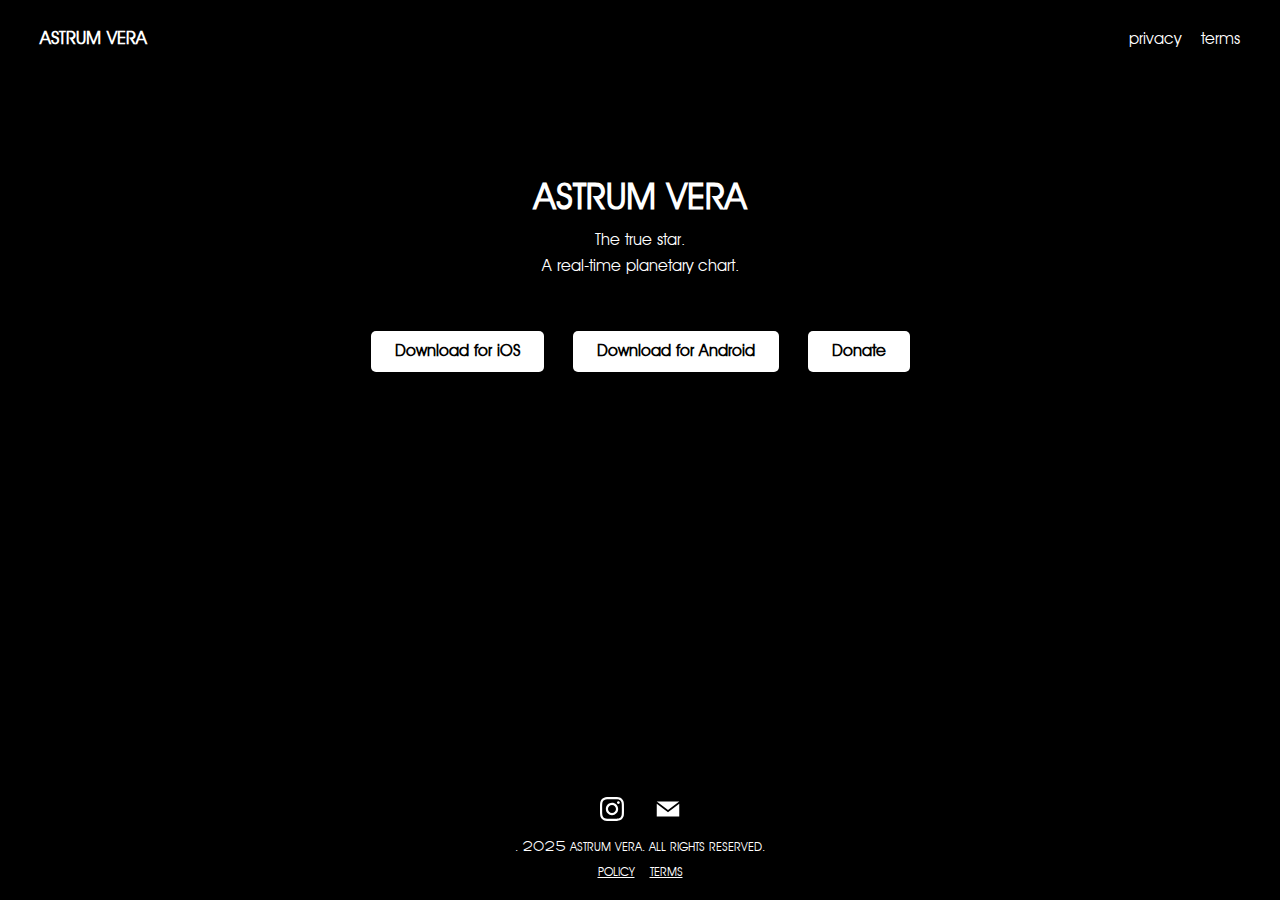
<file: index.html>
<!DOCTYPE html>
<html lang="en">
<head>
  <meta charset="utf-8"/>
  <title>Astrum Vera</title>
  <link href="styles.css" rel="stylesheet"/>
  <style>
    html, body {
      height: 100%;
      margin: 0;
      padding: 0;
      display: flex;
      flex-direction: column;
      background-color: black;
    }

    header {
      display: flex;
      justify-content: space-between;
      align-items: center;
      padding: 30px 40px;
    }

    .site-content {
      flex-grow: 1;
      padding: 60px 40px;
    }

    footer {
      margin-bottom: 20px;
    }
  </style>
</head>
<body>

  <header>
    <a class="logo" href="index.html" style="font-size: 18px; font-weight: bold; text-transform: uppercase; color: white; text-decoration: none;">ASTRUM VERA</a>
    <nav class="menu">
      <a href="privacy.html">privacy</a>
      <a href="terms.html">terms</a>
    </nav>
  </header>

  <div class="site-content">
    <div class="center-content" style="margin-top: 40px; text-align: center;">
      <h1>ASTRUM VERA</h1>
      <p>The true star.<br/>A real-time planetary chart.</p>

      <div class="actions" style="margin-top: 40px;">
        <a class="button" href="#">Download for iOS</a>
        <a class="button" href="#">Download for Android</a>
        <a class="button" href="#">Donate</a>
      </div>
    </div>
  </div>

  <footer>
    <div style="display: flex; justify-content: center; gap: 2rem; align-items: center; padding: 1rem;">
      <a href="https://instagram.com/astrumvera" target="_blank">
        <img alt="Instagram" src="instagram.svg" style="width: 24px; height: 24px;"/>
      </a>
      <a href="mailto:contact@astrumvera.com">
        <svg fill="#fff" height="24" viewBox="0 0 24 24" width="24" xmlns="http://www.w3.org/2000/svg">
          <path d="M12 13.065L.75 4.5h22.5L12 13.065zm0 2.17L.75 6.67v12.83h22.5V6.67L12 15.235z"></path>
        </svg>
      </a>
    </div>
    <div style="text-align: center; color: white;">
      <p style="font-size: 0.75rem; margin: 0;">© 2025 ASTRUM VERA. ALL RIGHTS RESERVED.</p>
      <div style="margin-top: 0.5rem;">
        <a href="privacy.html" style="font-size: 0.75rem; color: white; margin-right: 10px;">POLICY</a>
        <a href="terms.html" style="font-size: 0.75rem; color: white;">TERMS</a>
      </div>
    </div>
  </footer>

</body>
</html>
</file>
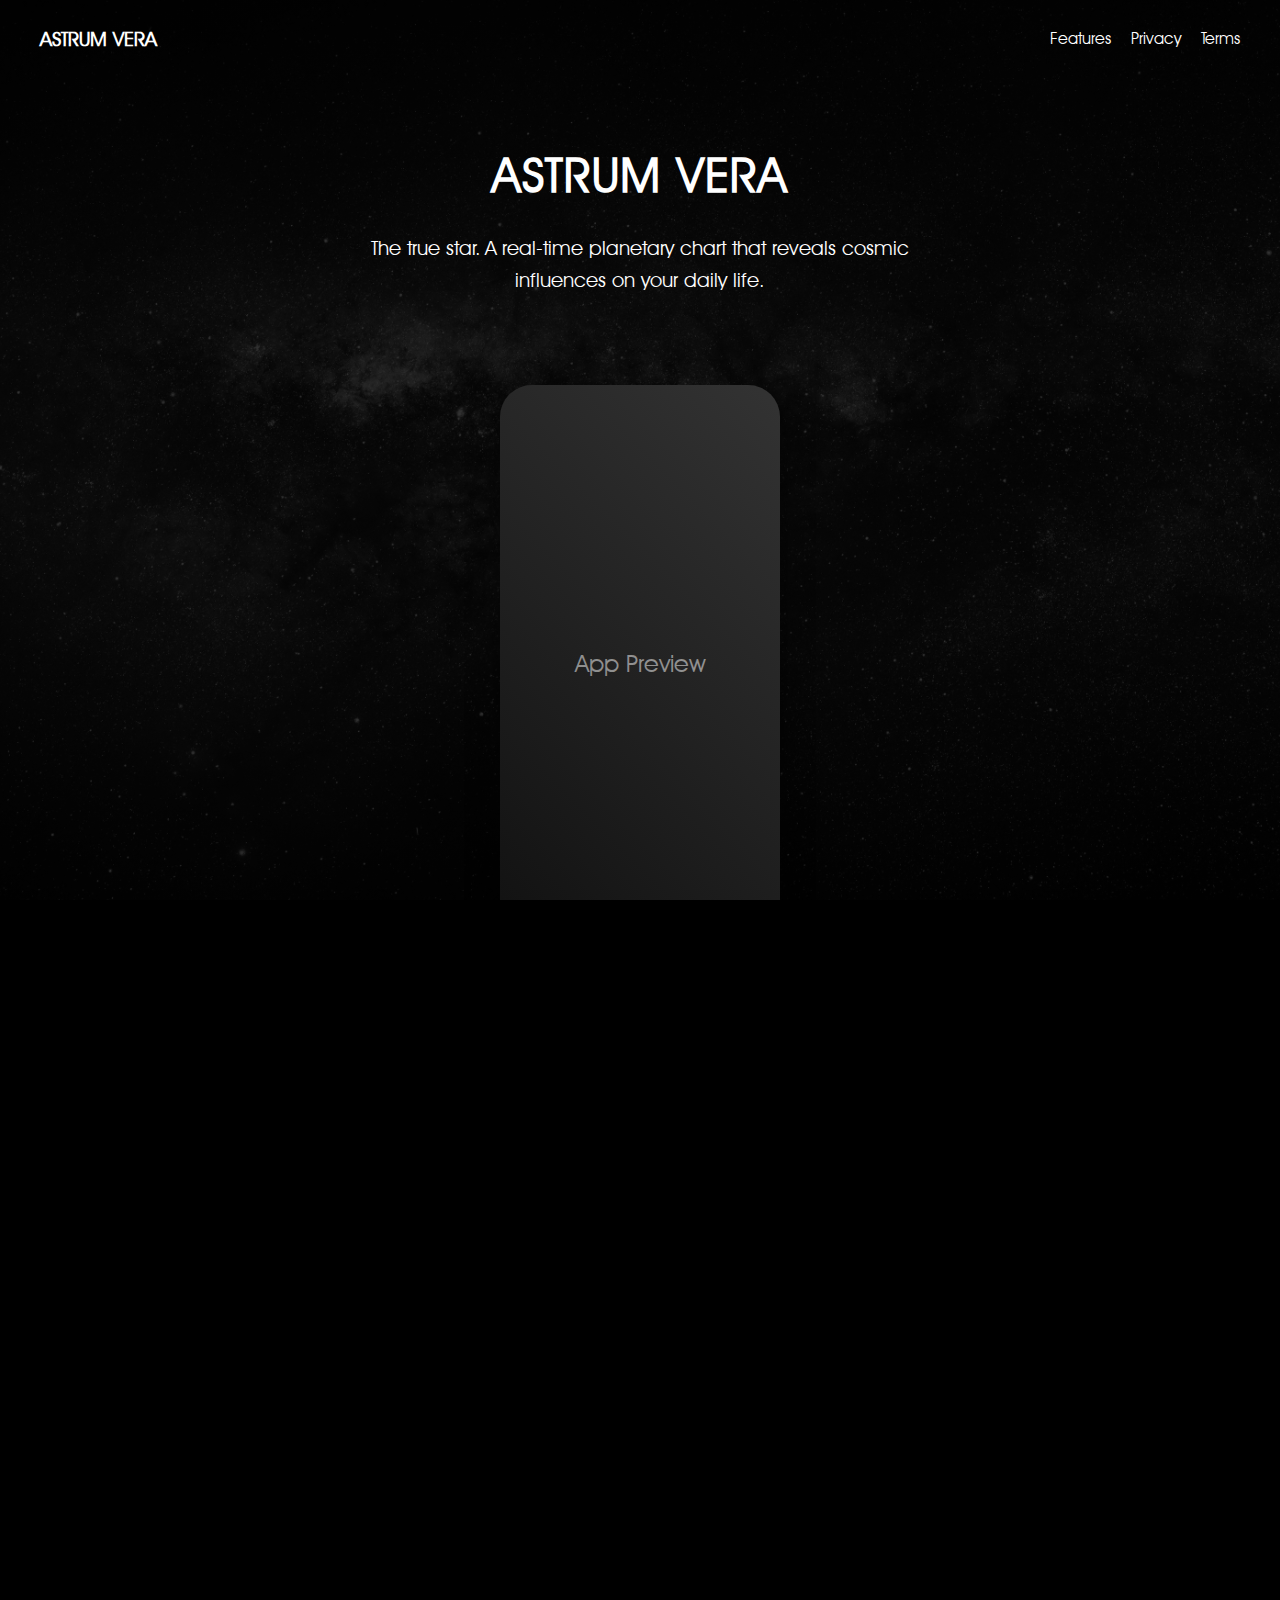
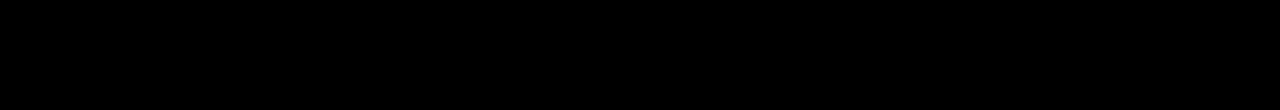
<file: improved-index.html>
<!DOCTYPE html>
<html lang="en">
<head>
  <meta charset="utf-8"/>
  <meta name="viewport" content="width=device-width, initial-scale=1.0">
  <meta name="description" content="Astrum Vera - A real-time planetary chart application for iOS and Android">
  <title>Astrum Vera - Real-time Planetary Chart</title>
  <style>
    /* Global Styles */
    :root {
      --text-color: #ffffff;
      --bg-color: #000000;
      --accent-color: #8a85ff;
    }
    
    @font-face {
      font-family: 'AstrumVeraFont';
      src: url('./AstrumVeraFont.ttf') format('truetype');
      font-display: swap;
    }
    
    * {
      box-sizing: border-box;
      margin: 0;
      padding: 0;
    }
    
    html, body {
      height: 100%;
      background-color: var(--bg-color);
      color: var(--text-color);
      font-family: 'AstrumVeraFont', 'Helvetica Neue', Arial, sans-serif;
      line-height: 1.6;
      overflow-x: hidden;
    }
    
    body {
      display: flex;
      flex-direction: column;
      background: linear-gradient(rgba(0, 0, 0, 0.8), rgba(0, 0, 0, 0.8)), url('./bg.jpg') no-repeat center center fixed;
      background-size: cover;
    }
    
    /* Typography */
    h1 {
      font-size: clamp(2rem, 5vw, 3rem);
      margin-bottom: 1rem;
      letter-spacing: 1px;
    }
    
    p {
      font-size: clamp(1rem, 2vw, 1.25rem);
      margin-bottom: 1.5rem;
    }
    
    /* Layout */
    header {
      display: flex;
      justify-content: space-between;
      align-items: center;
      padding: 1.5rem clamp(1rem, 5vw, 2.5rem);
      width: 100%;
      z-index: 10;
    }
    
    .logo {
      font-size: clamp(1.125rem, 3vw, 1.25rem);
      font-weight: bold;
      text-transform: uppercase;
      color: var(--text-color);
      text-decoration: none;
      transition: color 0.3s ease;
    }
    
    .logo:hover {
      color: var(--accent-color);
    }
    
    .menu {
      display: flex;
      gap: clamp(0.75rem, 2vw, 1.25rem);
    }
    
    .menu a {
      color: var(--text-color);
      text-decoration: none;
      font-size: clamp(0.875rem, 2vw, 1rem);
      transition: color 0.3s ease;
    }
    
    .menu a:hover {
      color: var(--accent-color);
    }
    
    .site-content {
      flex-grow: 1;
      display: flex;
      flex-direction: column;
      justify-content: center;
      align-items: center;
      padding: clamp(2rem, 5vw, 3.75rem) clamp(1rem, 5vw, 2.5rem);
      text-align: center;
      max-width: 100%;
    }
    
    .app-tagline {
      max-width: 600px;
      margin: 0 auto 2rem;
    }
    
    /* App Preview Section */
    .app-preview {
      margin: 2rem 0 3rem;
      display: flex;
      justify-content: center;
      max-width: 100%;
    }
    
    .app-screenshot {
      width: clamp(200px, 80vw, 300px);
      height: auto;
      border-radius: 1rem;
      box-shadow: 0 10px 30px rgba(0, 0, 0, 0.5);
    }
    
    /* Call to Action Buttons */
    .actions {
      display: flex;
      flex-wrap: wrap;
      justify-content: center;
      gap: 1rem;
      margin-top: 2rem;
      width: 100%;
    }
    
    .button {
      display: inline-block;
      background: transparent;
      color: var(--text-color);
      text-decoration: none;
      padding: 0.75rem 1.5rem;
      border-radius: 5px;
      font-weight: bold;
      border: 2px solid var(--text-color);
      transition: all 0.3s ease;
      min-width: 160px;
      text-align: center;
    }
    
    .button:hover {
      background: var(--text-color);
      color: var(--bg-color);
    }
    
    .button.primary {
      background: rgba(255, 255, 255, 0.1);
      border-color: var(--accent-color);
    }
    
    .button.primary:hover {
      background: var(--accent-color);
      color: var(--text-color);
    }
    
    /* Footer */
    footer {
      padding: 2rem 1rem;
      text-align: center;
    }
    
    .social-links {
      display: flex;
      justify-content: center;
      gap: 2rem;
      align-items: center;
      margin-bottom: 1.5rem;
    }
    
    .social-links a {
      color: var(--text-color);
      transition: transform 0.3s ease;
      display: flex;
    }
    
    .social-links a:hover {
      transform: scale(1.2);
    }
    
    .copyright {
      font-size: 0.75rem;
      opacity: 0.8;
    }
    
    /* Features Section */
    .features {
      display: flex;
      flex-wrap: wrap;
      justify-content: center;
      gap: 2rem;
      margin: 3rem 0;
      max-width: 900px;
    }
    
    .feature {
      flex: 1 1 250px;
      max-width: 350px;
      padding: 1.5rem;
      background: rgba(255, 255, 255, 0.05);
      border-radius: 10px;
      backdrop-filter: blur(5px);
    }
    
    .feature h3 {
      font-size: 1.25rem;
      margin-bottom: 0.75rem;
      color: var(--accent-color);
    }
    
    /* Responsive Media Queries */
    @media (max-width: 768px) {
      .actions {
        flex-direction: column;
        align-items: center;
      }
      
      .button {
        width: 100%;
        max-width: 300px;
      }
      
      .features {
        gap: 1rem;
      }
    }
    
    @media (max-width: 480px) {
      header {
        flex-direction: column;
        gap: 1rem;
      }
      
      .social-links {
        gap: 1.5rem;
      }
    }

    /* Placeholder for app screenshot */
    .placeholder-image {
      width: 280px;
      height: 560px;
      background: linear-gradient(45deg, #111, #333);
      border-radius: 2rem;
      position: relative;
      overflow: hidden;
      box-shadow: 0 10px 30px rgba(0, 0, 0, 0.5);
      display: flex;
      justify-content: center;
      align-items: center;
    }
    
    .placeholder-image::after {
      content: "App Preview";
      color: rgba(255, 255, 255, 0.5);
      font-size: 1.5rem;
    }
    
    .placeholder-image::before {
      content: "";
      position: absolute;
      top: 0;
      left: -100%;
      width: 50%;
      height: 100%;
      background: linear-gradient(
        90deg,
        transparent,
        rgba(255, 255, 255, 0.1),
        transparent
      );
      animation: shine 2s infinite;
    }
    
    @keyframes shine {
      to {
        left: 100%;
      }
    }
  </style>
</head>
<body>
  <header>
    <a class="logo" href="index.html">ASTRUM VERA</a>
    <nav class="menu">
      <a href="#features">Features</a>
      <a href="privacy.html">Privacy</a>
      <a href="terms.html">Terms</a>
    </nav>
  </header>

  <div class="site-content">
    <div class="app-tagline">
      <h1>ASTRUM VERA</h1>
      <p>The true star. A real-time planetary chart that reveals cosmic influences on your daily life.</p>
    </div>
    
    <div class="app-preview">
      <div class="placeholder-image"></div>
    </div>
    
    <div class="features" id="features">
      <div class="feature">
        <h3>Real-time Updates</h3>
        <p>Get accurate planetary positions updated in real-time, showcasing the current cosmic influences affecting your life.</p>
      </div>
      <div class="feature">
        <h3>Personalized Readings</h3>
        <p>Receive insights based on your birth chart and current planetary transits to navigate daily decisions with cosmic guidance.</p>
      </div>
      <div class="feature">
        <h3>Intuitive Interface</h3>
        <p>Easily interpret complex astrological data through our beautifully designed visual charts and explanations.</p>
      </div>
    </div>

    <div class="actions">
      <a href="https://apps.apple.com/app/astrumvera" class="button primary">Download for iOS</a>
      <a href="https://play.google.com/store/apps/details?id=com.astrumvera" class="button primary">Download for Android</a>
      <a href="/donate.html" class="button">Support Our Work</a>
    </div>
  </div>

  <footer>
    <div class="social-links">
      <a href="https://instagram.com/astrumvera" target="_blank" aria-label="Instagram">
        <svg fill="#fff" height="24" viewBox="0 0 24 24" width="24" xmlns="http://www.w3.org/2000/svg">
          <path d="M12 2.163c3.204 0 3.584.012 4.85.07 3.252.148 4.771 1.691 4.919 4.919.058 1.265.069 1.645.069 4.849 0 3.205-.012 3.584-.069 4.849-.149 3.225-1.664 4.771-4.919 4.919-1.266.058-1.644.07-4.85.07-3.204 0-3.584-.012-4.849-.07-3.26-.149-4.771-1.699-4.919-4.92-.058-1.265-.07-1.644-.07-4.849 0-3.204.013-3.583.07-4.849.149-3.227 1.664-4.771 4.919-4.919 1.266-.057 1.645-.069 4.849-.069zm0-2.163c-3.259 0-3.667.014-4.947.072-4.358.2-6.78 2.618-6.98 6.98-.059 1.281-.073 1.689-.073 4.948 0 3.259.014 3.668.072 4.948.2 4.358 2.618 6.78 6.98 6.98 1.281.058 1.689.072 4.948.072 3.259 0 3.668-.014 4.948-.072 4.354-.2 6.782-2.618 6.979-6.98.059-1.28.073-1.689.073-4.948 0-3.259-.014-3.667-.072-4.947-.196-4.354-2.617-6.78-6.979-6.98-1.281-.059-1.69-.073-4.949-.073zm0 5.838c-3.403 0-6.162 2.759-6.162 6.162s2.759 6.163 6.162 6.163 6.162-2.759 6.162-6.163c0-3.403-2.759-6.162-6.162-6.162zm0 10.162c-2.209 0-4-1.79-4-4 0-2.209 1.791-4 4-4s4 1.791 4 4c0 2.21-1.791 4-4 4zm6.406-11.845c-.796 0-1.441.645-1.441 1.44s.645 1.44 1.441 1.44c.795 0 1.439-.645 1.439-1.44s-.644-1.44-1.439-1.44z"/>
        </svg>
      </a>
      <a href="mailto:contact@astrumvera.com" aria-label="Email">
        <svg fill="#fff" height="24" viewBox="0 0 24 24" width="24" xmlns="http://www.w3.org/2000/svg">
          <path d="M12 12.713l-11.985-9.713h23.97l-11.985 9.713zm0 2.574l-12-9.725v15.438h24v-15.438l-12 9.725z"/>
        </svg>
      </a>
    </div>
    <div class="copyright">
      <p>© 2025 ASTRUM VERA. ALL RIGHTS RESERVED.</p>
    </div>
  </footer>
</body>
</html>
</file>
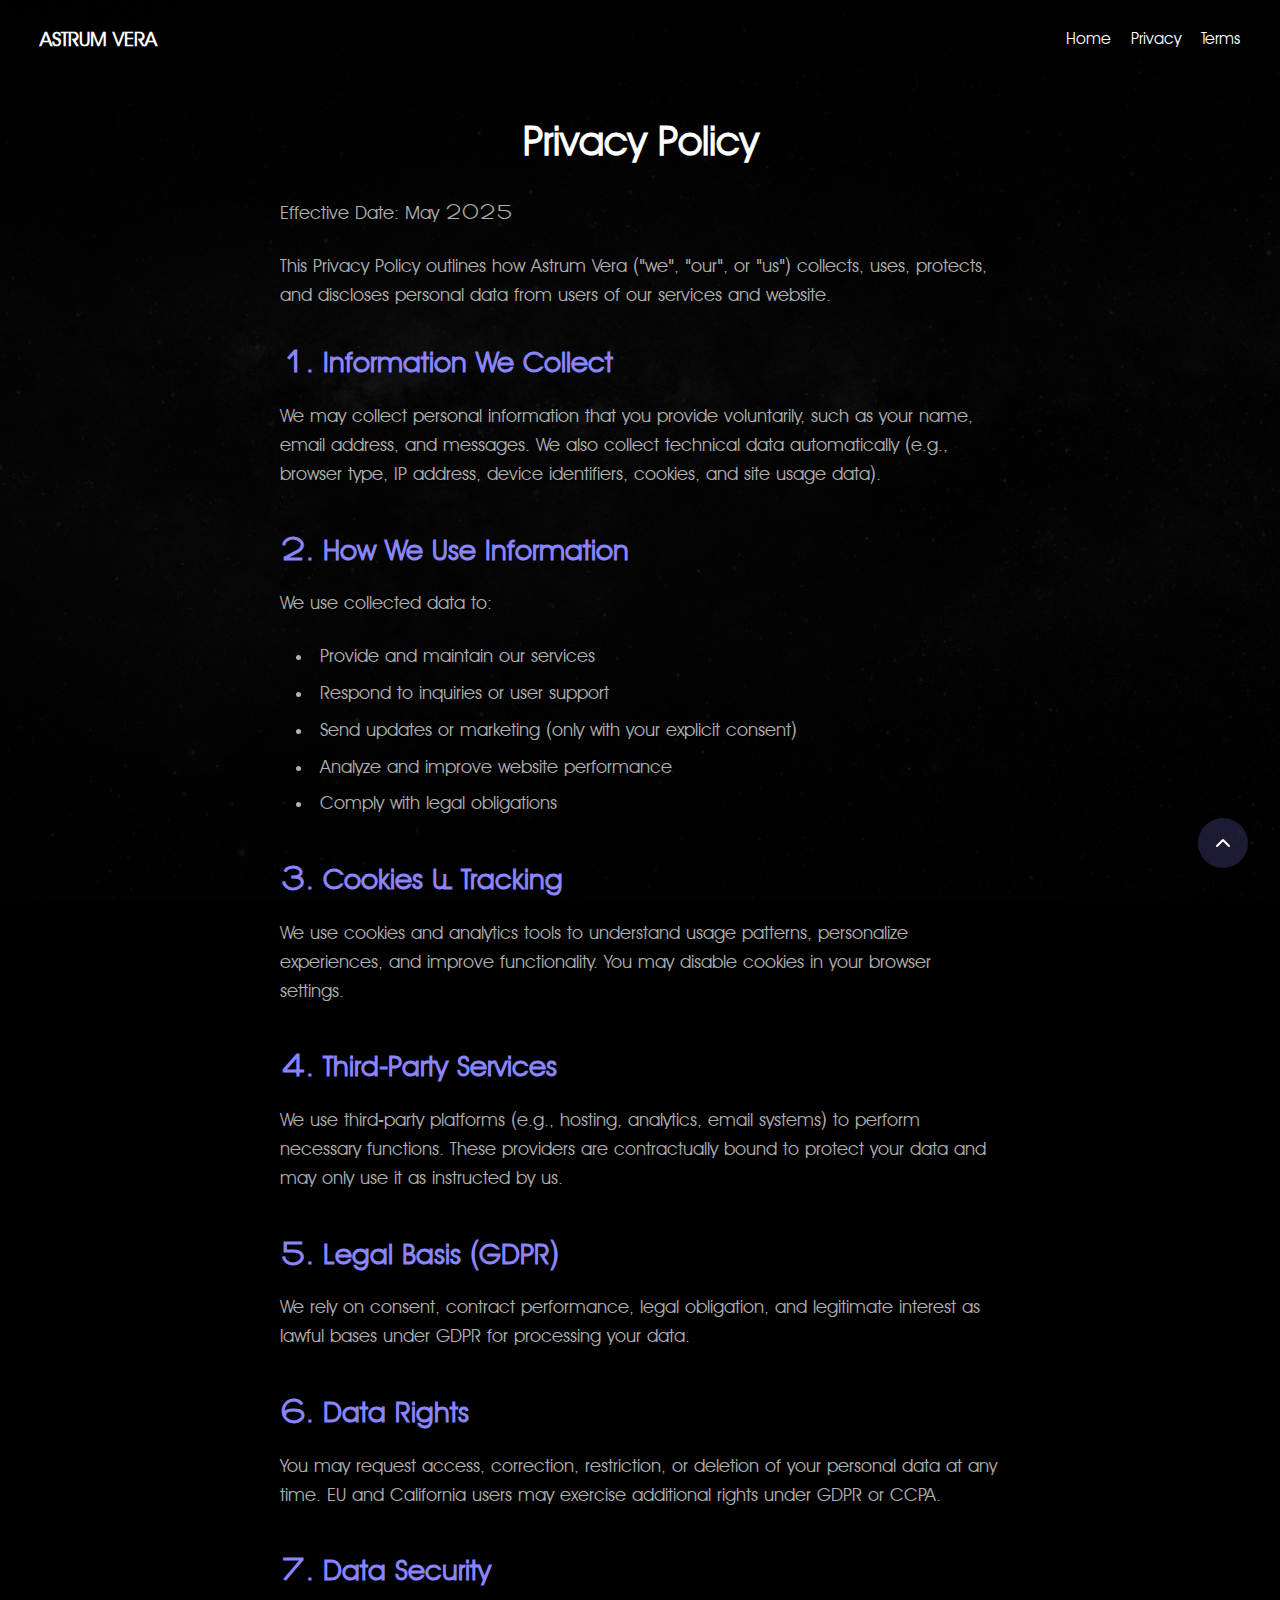
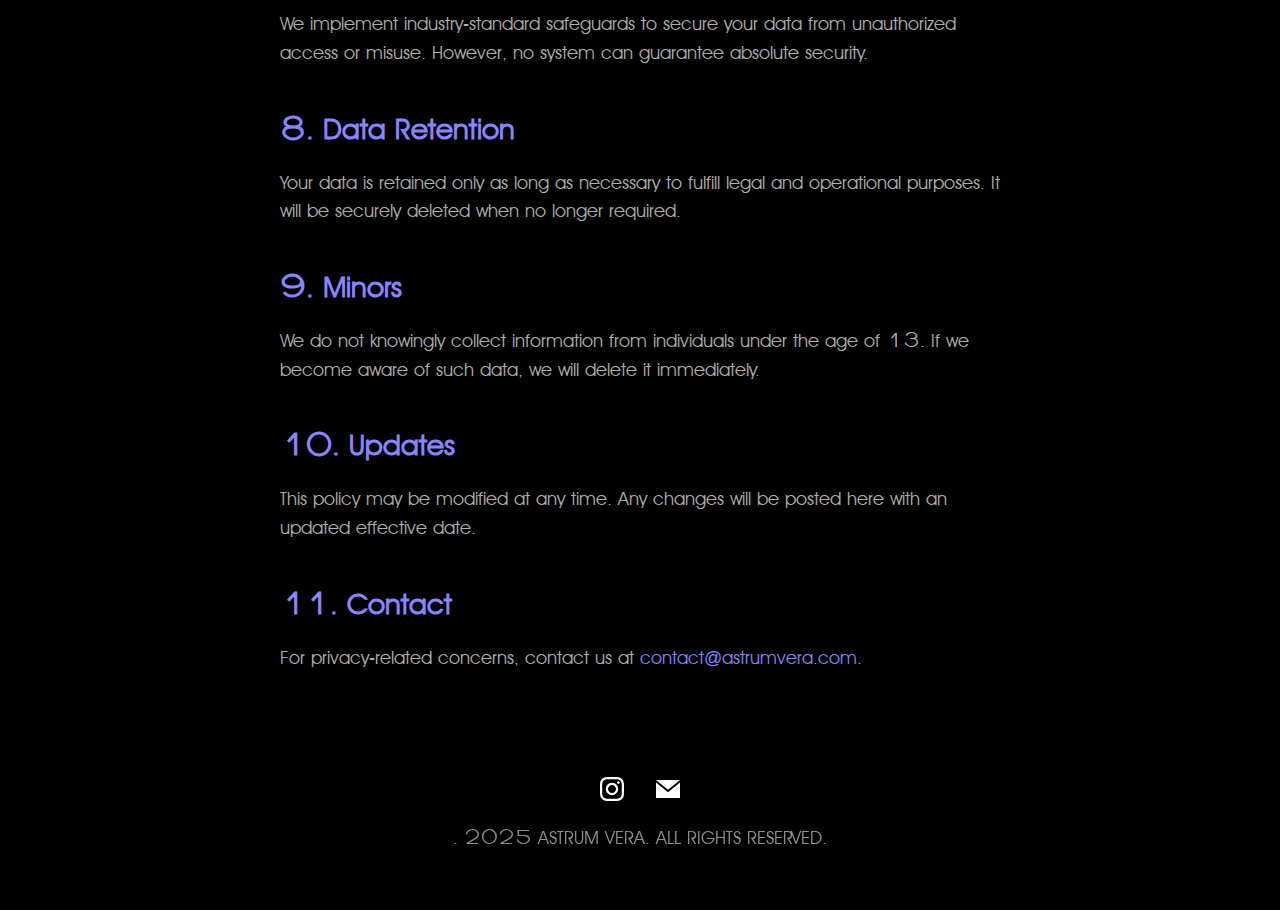
<file: improved-privacy.html>
<!DOCTYPE html>
<html lang="en">
<head>
  <meta charset="utf-8"/>
  <meta name="viewport" content="width=device-width, initial-scale=1.0">
  <meta name="description" content="Astrum Vera Privacy Policy - Learn how we protect your data">
  <title>Privacy Policy | Astrum Vera</title>
  <style>
    /* Global Styles */
    :root {
      --text-color: #ffffff;
      --bg-color: #000000;
      --accent-color: #8a85ff;
      --text-secondary: rgba(255, 255, 255, 0.7);
    }
    
    @font-face {
      font-family: 'AstrumVeraFont';
      src: url('./AstrumVeraFont.ttf') format('truetype');
      font-display: swap;
    }
    
    * {
      box-sizing: border-box;
      margin: 0;
      padding: 0;
    }
    
    html, body {
      background-color: var(--bg-color);
      color: var(--text-color);
      font-family: 'AstrumVeraFont', 'Helvetica Neue', Arial, sans-serif;
      line-height: 1.6;
      font-size: 16px;
    }
    
    body {
      display: flex;
      flex-direction: column;
      min-height: 100vh;
      background: linear-gradient(rgba(0, 0, 0, 0.9), rgba(0, 0, 0, 0.9)), url('./bg.jpg') no-repeat center center fixed;
      background-size: cover;
    }
    
    /* Typography */
    h1 {
      font-size: clamp(1.75rem, 4vw, 2.5rem);
      margin-bottom: 1.5rem;
      text-align: center;
    }
    
    h2 {
      font-size: clamp(1.25rem, 3vw, 1.75rem);
      margin: 2rem 0 1rem;
      color: var(--accent-color);
    }
    
    p, ul, ol {
      font-size: clamp(1rem, 2vw, 1.125rem);
      margin-bottom: 1.5rem;
      color: var(--text-secondary);
    }
    
    /* Layout */
    header {
      display: flex;
      justify-content: space-between;
      align-items: center;
      padding: 1.5rem clamp(1rem, 5vw, 2.5rem);
      width: 100%;
    }
    
    .logo {
      font-size: clamp(1.125rem, 3vw, 1.25rem);
      font-weight: bold;
      text-transform: uppercase;
      color: var(--text-color);
      text-decoration: none;
      transition: color 0.3s ease;
    }
    
    .logo:hover {
      color: var(--accent-color);
    }
    
    .menu {
      display: flex;
      gap: clamp(0.75rem, 2vw, 1.25rem);
    }
    
    .menu a {
      color: var(--text-color);
      text-decoration: none;
      font-size: clamp(0.875rem, 2vw, 1rem);
      transition: color 0.3s ease;
    }
    
    .menu a:hover {
      color: var(--accent-color);
    }
    
    .site-content {
      flex-grow: 1;
      padding: 2rem clamp(1rem, 5vw, 2.5rem);
      max-width: 800px;
      margin: 0 auto;
    }
    
    .privacy-section {
      margin-bottom: 2.5rem;
    }
    
    .privacy-section ul {
      list-style-position: inside;
      padding-left: 1rem;
    }
    
    .privacy-section ul li {
      margin-bottom: 0.5rem;
    }
    
    /* Footer */
    footer {
      padding: 2rem 1rem;
      margin-top: auto;
    }
    
    .social-links {
      display: flex;
      justify-content: center;
      gap: 2rem;
      align-items: center;
      margin-bottom: 1.5rem;
    }
    
    .social-links a {
      color: var(--text-color);
      transition: transform 0.3s ease;
      display: flex;
    }
    
    .social-links a:hover {
      transform: scale(1.2);
    }
    
    .copyright {
      text-align: center;
      font-size: 0.75rem;
      opacity: 0.8;
    }
    
    /* Links */
    a {
      color: var(--accent-color);
      text-decoration: none;
      transition: opacity 0.3s ease;
    }
    
    a:hover {
      opacity: 0.8;
    }
    
    /* Back to Top */
    .back-to-top {
      position: fixed;
      bottom: 2rem;
      right: 2rem;
      background: rgba(138, 133, 255, 0.2);
      color: var(--text-color);
      width: 50px;
      height: 50px;
      border-radius: 50%;
      display: flex;
      justify-content: center;
      align-items: center;
      text-decoration: none;
      transition: background 0.3s ease;
      box-shadow: 0 2px 10px rgba(0, 0, 0, 0.2);
    }
    
    .back-to-top:hover {
      background: rgba(138, 133, 255, 0.4);
    }
    
    /* Responsive Media Queries */
    @media (max-width: 768px) {
      .back-to-top {
        width: 40px;
        height: 40px;
        bottom: 1rem;
        right: 1rem;
      }
    }
    
    @media (max-width: 480px) {
      header {
        flex-direction: column;
        gap: 1rem;
      }
      
      .social-links {
        gap: 1.5rem;
      }
    }
  </style>
</head>
<body>
  <header>
    <a class="logo" href="index.html">ASTRUM VERA</a>
    <nav class="menu">
      <a href="index.html">Home</a>
      <a href="privacy.html">Privacy</a>
      <a href="terms.html">Terms</a>
    </nav>
  </header>

  <div class="site-content">
    <h1>Privacy Policy</h1>
    <p>Effective Date: May 2025</p>
    <p>This Privacy Policy outlines how Astrum Vera ("we", "our", or "us") collects, uses, protects, and discloses personal data from users of our services and website.</p>
    
    <div class="privacy-section">
      <h2>1. Information We Collect</h2>
      <p>We may collect personal information that you provide voluntarily, such as your name, email address, and messages. We also collect technical data automatically (e.g., browser type, IP address, device identifiers, cookies, and site usage data).</p>
    </div>
    
    <div class="privacy-section">
      <h2>2. How We Use Information</h2>
      <p>We use collected data to:</p>
      <ul>
        <li>Provide and maintain our services</li>
        <li>Respond to inquiries or user support</li>
        <li>Send updates or marketing (only with your explicit consent)</li>
        <li>Analyze and improve website performance</li>
        <li>Comply with legal obligations</li>
      </ul>
    </div>
    
    <div class="privacy-section">
      <h2>3. Cookies & Tracking</h2>
      <p>We use cookies and analytics tools to understand usage patterns, personalize experiences, and improve functionality. You may disable cookies in your browser settings.</p>
    </div>
    
    <div class="privacy-section">
      <h2>4. Third-Party Services</h2>
      <p>We use third-party platforms (e.g., hosting, analytics, email systems) to perform necessary functions. These providers are contractually bound to protect your data and may only use it as instructed by us.</p>
    </div>
    
    <div class="privacy-section">
      <h2>5. Legal Basis (GDPR)</h2>
      <p>We rely on consent, contract performance, legal obligation, and legitimate interest as lawful bases under GDPR for processing your data.</p>
    </div>
    
    <div class="privacy-section">
      <h2>6. Data Rights</h2>
      <p>You may request access, correction, restriction, or deletion of your personal data at any time. EU and California users may exercise additional rights under GDPR or CCPA.</p>
    </div>
    
    <div class="privacy-section">
      <h2>7. Data Security</h2>
      <p>We implement industry-standard safeguards to secure your data from unauthorized access or misuse. However, no system can guarantee absolute security.</p>
    </div>
    
    <div class="privacy-section">
      <h2>8. Data Retention</h2>
      <p>Your data is retained only as long as necessary to fulfill legal and operational purposes. It will be securely deleted when no longer required.</p>
    </div>
    
    <div class="privacy-section">
      <h2>9. Minors</h2>
      <p>We do not knowingly collect information from individuals under the age of 13. If we become aware of such data, we will delete it immediately.</p>
    </div>
    
    <div class="privacy-section">
      <h2>10. Updates</h2>
      <p>This policy may be modified at any time. Any changes will be posted here with an updated effective date.</p>
    </div>
    
    <div class="privacy-section">
      <h2>11. Contact</h2>
      <p>For privacy-related concerns, contact us at <a href="mailto:contact@astrumvera.com">contact@astrumvera.com</a>.</p>
    </div>
  </div>

  <a href="#" class="back-to-top" aria-label="Back to top">
    <svg xmlns="http://www.w3.org/2000/svg" width="24" height="24" viewBox="0 0 24 24" fill="none" stroke="currentColor" stroke-width="2" stroke-linecap="round" stroke-linejoin="round">
      <path d="M18 15l-6-6-6 6"/>
    </svg>
  </a>

  <footer>
    <div class="social-links">
      <a href="https://instagram.com/astrumvera" target="_blank" aria-label="Instagram">
        <svg fill="#fff" height="24" viewBox="0 0 24 24" width="24" xmlns="http://www.w3.org/2000/svg">
          <path d="M12 2.163c3.204 0 3.584.012 4.85.07 3.252.148 4.771 1.691 4.919 4.919.058 1.265.069 1.645.069 4.849 0 3.205-.012 3.584-.069 4.849-.149 3.225-1.664 4.771-4.919 4.919-1.266.058-1.644.07-4.85.07-3.204 0-3.584-.012-4.849-.07-3.26-.149-4.771-1.699-4.919-4.92-.058-1.265-.07-1.644-.07-4.849 0-3.204.013-3.583.07-4.849.149-3.227 1.664-4.771 4.919-4.919 1.266-.057 1.645-.069 4.849-.069zm0-2.163c-3.259 0-3.667.014-4.947.072-4.358.2-6.78 2.618-6.98 6.98-.059 1.281-.073 1.689-.073 4.948 0 3.259.014 3.668.072 4.948.2 4.358 2.618 6.78 6.98 6.98 1.281.058 1.689.072 4.948.072 3.259 0 3.668-.014 4.948-.072 4.354-.2 6.782-2.618 6.979-6.98.059-1.28.073-1.689.073-4.948 0-3.259-.014-3.667-.072-4.947-.196-4.354-2.617-6.78-6.979-6.98-1.281-.059-1.69-.073-4.949-.073zm0 5.838c-3.403 0-6.162 2.759-6.162 6.162s2.759 6.163 6.162 6.163 6.162-2.759 6.162-6.163c0-3.403-2.759-6.162-6.162-6.162zm0 10.162c-2.209 0-4-1.79-4-4 0-2.209 1.791-4 4-4s4 1.791 4 4c0 2.21-1.791 4-4 4zm6.406-11.845c-.796 0-1.441.645-1.441 1.44s.645 1.44 1.441 1.44c.795 0 1.439-.645 1.439-1.44s-.644-1.44-1.439-1.44z"/>
        </svg>
      </a>
      <a href="mailto:contact@astrumvera.com" aria-label="Email">
        <svg fill="#fff" height="24" viewBox="0 0 24 24" width="24" xmlns="http://www.w3.org/2000/svg">
          <path d="M12 12.713l-11.985-9.713h23.97l-11.985 9.713zm0 2.574l-12-9.725v15.438h24v-15.438l-12 9.725z"/>
        </svg>
      </a>
    </div>
    <div class="copyright">
      <p>© 2025 ASTRUM VERA. ALL RIGHTS RESERVED.</p>
    </div>
  </footer>

  <script>
    // Back to top button functionality
    document.querySelector('.back-to-top').addEventListener('click', function(e) {
      e.preventDefault();
      window.scrollTo({ top: 0, behavior: 'smooth' });
    });
    
    // Show/hide back to top button based on scroll position
    window.addEventListener('scroll', function() {
      const backToTopButton = document.querySelector('.back-to-top');
      if (window.scrollY > 300) {
        backToTopButton.style.opacity = '1';
      } else {
        backToTopButton.style.opacity = '0';
      }
    });
  </script>
</body>
</html>
</file>
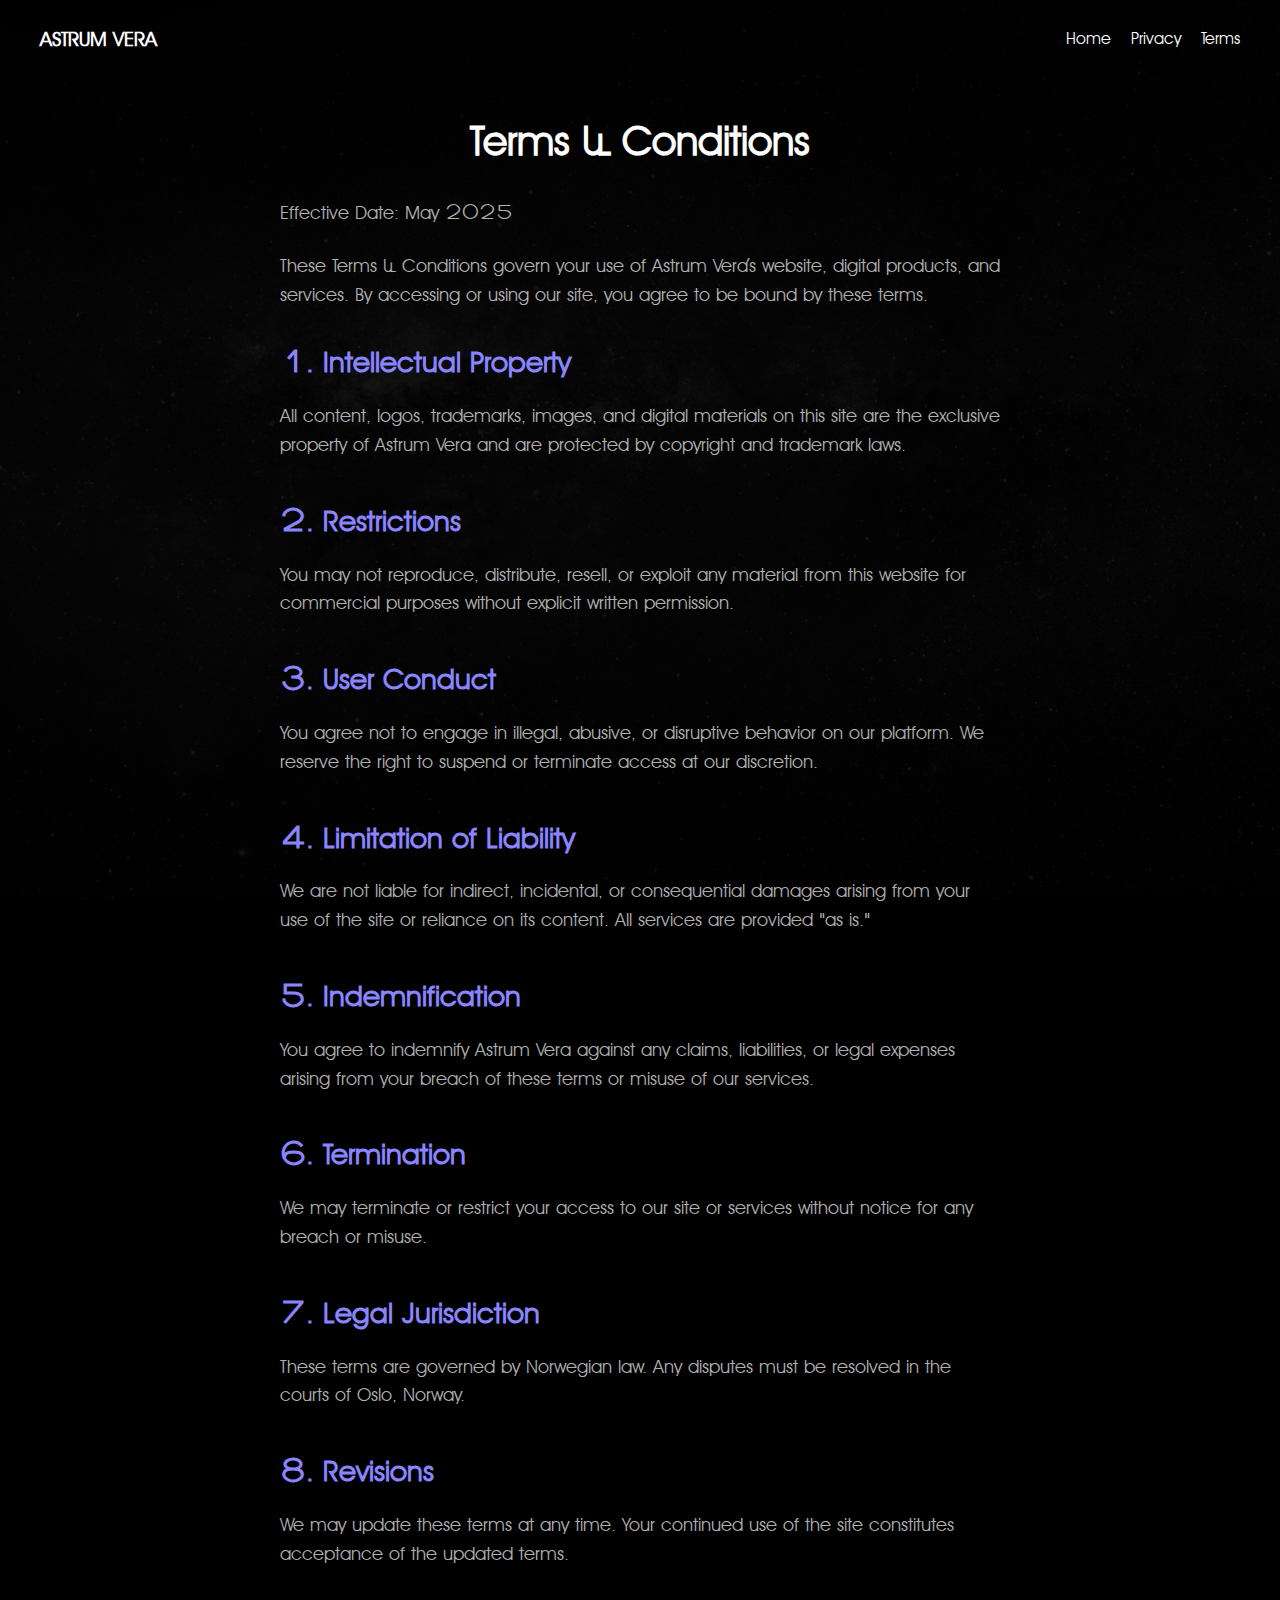
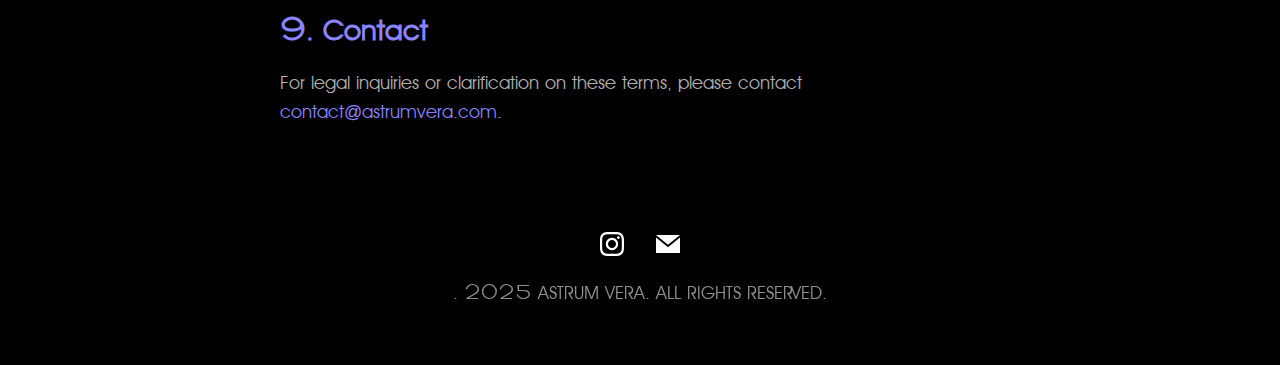
<file: improved-terms.html>
<!DOCTYPE html>
<html lang="en">
<head>
  <meta charset="utf-8"/>
  <meta name="viewport" content="width=device-width, initial-scale=1.0">
  <meta name="description" content="Astrum Vera Terms & Conditions - Learn about our usage terms">
  <title>Terms & Conditions | Astrum Vera</title>
  <style>
    /* Global Styles */
    :root {
      --text-color: #ffffff;
      --bg-color: #000000;
      --accent-color: #8a85ff;
      --text-secondary: rgba(255, 255, 255, 0.7);
    }
    
    @font-face {
      font-family: 'AstrumVeraFont';
      src: url('./AstrumVeraFont.ttf') format('truetype');
      font-display: swap;
    }
    
    * {
      box-sizing: border-box;
      margin: 0;
      padding: 0;
    }
    
    html, body {
      background-color: var(--bg-color);
      color: var(--text-color);
      font-family: 'AstrumVeraFont', 'Helvetica Neue', Arial, sans-serif;
      line-height: 1.6;
      font-size: 16px;
    }
    
    body {
      display: flex;
      flex-direction: column;
      min-height: 100vh;
      background: linear-gradient(rgba(0, 0, 0, 0.9), rgba(0, 0, 0, 0.9)), url('./bg.jpg') no-repeat center center fixed;
      background-size: cover;
    }
    
    /* Typography */
    h1 {
      font-size: clamp(1.75rem, 4vw, 2.5rem);
      margin-bottom: 1.5rem;
      text-align: center;
    }
    
    h2 {
      font-size: clamp(1.25rem, 3vw, 1.75rem);
      margin: 2rem 0 1rem;
      color: var(--accent-color);
    }
    
    p, ul, ol {
      font-size: clamp(1rem, 2vw, 1.125rem);
      margin-bottom: 1.5rem;
      color: var(--text-secondary);
    }
    
    /* Layout */
    header {
      display: flex;
      justify-content: space-between;
      align-items: center;
      padding: 1.5rem clamp(1rem, 5vw, 2.5rem);
      width: 100%;
    }
    
    .logo {
      font-size: clamp(1.125rem, 3vw, 1.25rem);
      font-weight: bold;
      text-transform: uppercase;
      color: var(--text-color);
      text-decoration: none;
      transition: color 0.3s ease;
    }
    
    .logo:hover {
      color: var(--accent-color);
    }
    
    .menu {
      display: flex;
      gap: clamp(0.75rem, 2vw, 1.25rem);
    }
    
    .menu a {
      color: var(--text-color);
      text-decoration: none;
      font-size: clamp(0.875rem, 2vw, 1rem);
      transition: color 0.3s ease;
    }
    
    .menu a:hover {
      color: var(--accent-color);
    }
    
    .site-content {
      flex-grow: 1;
      padding: 2rem clamp(1rem, 5vw, 2.5rem);
      max-width: 800px;
      margin: 0 auto;
    }
    
    .terms-section {
      margin-bottom: 2.5rem;
    }
    
    .terms-section ul {
      list-style-position: inside;
      padding-left: 1rem;
    }
    
    .terms-section ul li {
      margin-bottom: 0.5rem;
    }
    
    /* Footer */
    footer {
      padding: 2rem 1rem;
      margin-top: auto;
    }
    
    .social-links {
      display: flex;
      justify-content: center;
      gap: 2rem;
      align-items: center;
      margin-bottom: 1.5rem;
    }
    
    .social-links a {
      color: var(--text-color);
      transition: transform 0.3s ease;
      display: flex;
    }
    
    .social-links a:hover {
      transform: scale(1.2);
    }
    
    .copyright {
      text-align: center;
      font-size: 0.75rem;
      opacity: 0.8;
    }
    
    /* Links */
    a {
      color: var(--accent-color);
      text-decoration: none;
      transition: opacity 0.3s ease;
    }
    
    a:hover {
      opacity: 0.8;
    }
    
    /* Back to Top */
    .back-to-top {
      position: fixed;
      bottom: 2rem;
      right: 2rem;
      background: rgba(138, 133, 255, 0.2);
      color: var(--text-color);
      width: 50px;
      height: 50px;
      border-radius: 50%;
      display: flex;
      justify-content: center;
      align-items: center;
      text-decoration: none;
      transition: background 0.3s ease;
      box-shadow: 0 2px 10px rgba(0, 0, 0, 0.2);
      opacity: 0;
    }
    
    .back-to-top:hover {
      background: rgba(138, 133, 255, 0.4);
    }
    
    /* Responsive Media Queries */
    @media (max-width: 768px) {
      .back-to-top {
        width: 40px;
        height: 40px;
        bottom: 1rem;
        right: 1rem;
      }
    }
    
    @media (max-width: 480px) {
      header {
        flex-direction: column;
        gap: 1rem;
      }
      
      .social-links {
        gap: 1.5rem;
      }
    }
  </style>
</head>
<body>
  <header>
    <a class="logo" href="index.html">ASTRUM VERA</a>
    <nav class="menu">
      <a href="index.html">Home</a>
      <a href="privacy.html">Privacy</a>
      <a href="terms.html">Terms</a>
    </nav>
  </header>

  <div class="site-content">
    <h1>Terms & Conditions</h1>
    <p>Effective Date: May 2025</p>
    <p>These Terms & Conditions govern your use of Astrum Vera's website, digital products, and services. By accessing or using our site, you agree to be bound by these terms.</p>
    
    <div class="terms-section">
      <h2>1. Intellectual Property</h2>
      <p>All content, logos, trademarks, images, and digital materials on this site are the exclusive property of Astrum Vera and are protected by copyright and trademark laws.</p>
    </div>
    
    <div class="terms-section">
      <h2>2. Restrictions</h2>
      <p>You may not reproduce, distribute, resell, or exploit any material from this website for commercial purposes without explicit written permission.</p>
    </div>
    
    <div class="terms-section">
      <h2>3. User Conduct</h2>
      <p>You agree not to engage in illegal, abusive, or disruptive behavior on our platform. We reserve the right to suspend or terminate access at our discretion.</p>
    </div>
    
    <div class="terms-section">
      <h2>4. Limitation of Liability</h2>
      <p>We are not liable for indirect, incidental, or consequential damages arising from your use of the site or reliance on its content. All services are provided "as is."</p>
    </div>
    
    <div class="terms-section">
      <h2>5. Indemnification</h2>
      <p>You agree to indemnify Astrum Vera against any claims, liabilities, or legal expenses arising from your breach of these terms or misuse of our services.</p>
    </div>
    
    <div class="terms-section">
      <h2>6. Termination</h2>
      <p>We may terminate or restrict your access to our site or services without notice for any breach or misuse.</p>
    </div>
    
    <div class="terms-section">
      <h2>7. Legal Jurisdiction</h2>
      <p>These terms are governed by Norwegian law. Any disputes must be resolved in the courts of Oslo, Norway.</p>
    </div>
    
    <div class="terms-section">
      <h2>8. Revisions</h2>
      <p>We may update these terms at any time. Your continued use of the site constitutes acceptance of the updated terms.</p>
    </div>
    
    <div class="terms-section">
      <h2>9. Contact</h2>
      <p>For legal inquiries or clarification on these terms, please contact <a href="mailto:contact@astrumvera.com">contact@astrumvera.com</a>.</p>
    </div>
  </div>

  <a href="#" class="back-to-top" aria-label="Back to top">
    <svg xmlns="http://www.w3.org/2000/svg" width="24" height="24" viewBox="0 0 24 24" fill="none" stroke="currentColor" stroke-width="2" stroke-linecap="round" stroke-linejoin="round">
      <path d="M18 15l-6-6-6 6"/>
    </svg>
  </a>

  <footer>
    <div class="social-links">
      <a href="https://instagram.com/astrumvera" target="_blank" aria-label="Instagram">
        <svg fill="#fff" height="24" viewBox="0 0 24 24" width="24" xmlns="http://www.w3.org/2000/svg">
          <path d="M12 2.163c3.204 0 3.584.012 4.85.07 3.252.148 4.771 1.691 4.919 4.919.058 1.265.069 1.645.069 4.849 0 3.205-.012 3.584-.069 4.849-.149 3.225-1.664 4.771-4.919 4.919-1.266.058-1.644.07-4.85.07-3.204 0-3.584-.012-4.849-.07-3.26-.149-4.771-1.699-4.919-4.92-.058-1.265-.07-1.644-.07-4.849 0-3.204.013-3.583.07-4.849.149-3.227 1.664-4.771 4.919-4.919 1.266-.057 1.645-.069 4.849-.069zm0-2.163c-3.259 0-3.667.014-4.947.072-4.358.2-6.78 2.618-6.98 6.98-.059 1.281-.073 1.689-.073 4.948 0 3.259.014 3.668.072 4.948.2 4.358 2.618 6.78 6.98 6.98 1.281.058 1.689.072 4.948.072 3.259 0 3.668-.014 4.948-.072 4.354-.2 6.782-2.618 6.979-6.98.059-1.28.073-1.689.073-4.948 0-3.259-.014-3.667-.072-4.947-.196-4.354-2.617-6.78-6.979-6.98-1.281-.059-1.69-.073-4.949-.073zm0 5.838c-3.403 0-6.162 2.759-6.162 6.162s2.759 6.163 6.162 6.163 6.162-2.759 6.162-6.163c0-3.403-2.759-6.162-6.162-6.162zm0 10.162c-2.209 0-4-1.79-4-4 0-2.209 1.791-4 4-4s4 1.791 4 4c0 2.21-1.791 4-4 4zm6.406-11.845c-.796 0-1.441.645-1.441 1.44s.645 1.44 1.441 1.44c.795 0 1.439-.645 1.439-1.44s-.644-1.44-1.439-1.44z"/>
        </svg>
      </a>
      <a href="mailto:contact@astrumvera.com" aria-label="Email">
        <svg fill="#fff" height="24" viewBox="0 0 24 24" width="24" xmlns="http://www.w3.org/2000/svg">
          <path d="M12 12.713l-11.985-9.713h23.97l-11.985 9.713zm0 2.574l-12-9.725v15.438h24v-15.438l-12 9.725z"/>
        </svg>
      </a>
    </div>
    <div class="copyright">
      <p>© 2025 ASTRUM VERA. ALL RIGHTS RESERVED.</p>
    </div>
  </footer>

  <script>
    // Back to top button functionality
    document.querySelector('.back-to-top').addEventListener('click', function(e) {
      e.preventDefault();
      window.scrollTo({ top: 0, behavior: 'smooth' });
    });
    
    // Show/hide back to top button based on scroll position
    window.addEventListener('scroll', function() {
      const backToTopButton = document.querySelector('.back-to-top');
      if (window.scrollY > 300) {
        backToTopButton.style.opacity = '1';
      } else {
        backToTopButton.style.opacity = '0';
      }
    });
  </script>
</body>
</html>
</file>
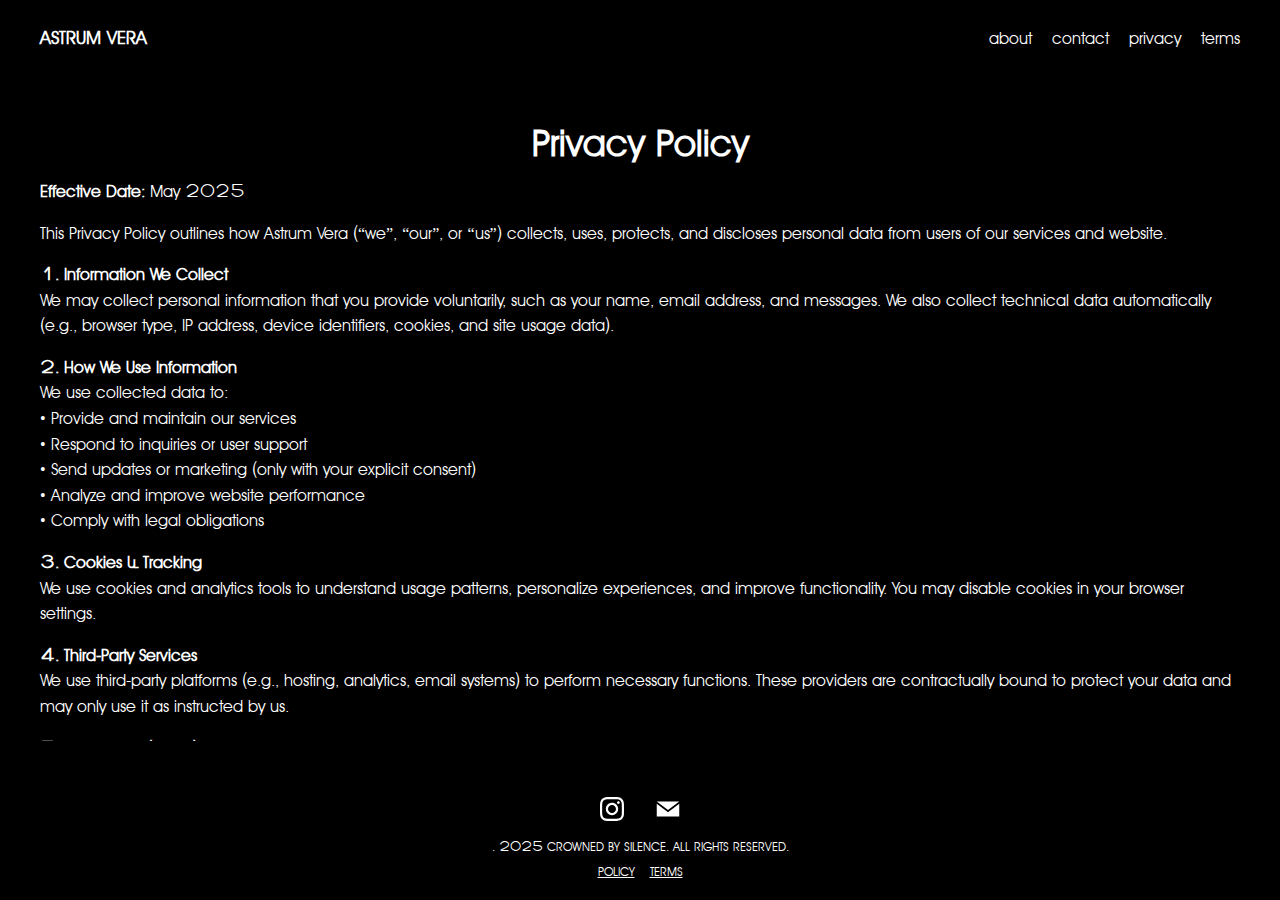
<file: privacy.html>
<!DOCTYPE html>
<html lang="en">
<head>
  <meta charset="utf-8"/>
  <title>Privacy Policy | Astrum Vera</title>
  <link href="styles.css" rel="stylesheet"/>
  <style>
    html, body {
      height: 100%;
      margin: 0;
      padding: 0;
      display: flex;
      flex-direction: column;
      background-color: black;
    }

    header {
      display: flex;
      justify-content: space-between;
      align-items: center;
      padding: 30px 40px;
    }

    .site-content {
      flex: 1;
      padding: 20px 40px;
      text-align: left;
      font-size: 12px;
      line-height: 1.3;
      max-height: 100vh;
      overflow: hidden;
      color: white;
    }

    footer {
      margin-top: 40px;
      margin-bottom: 20px;
    }
  </style>
</head>
<body>

  <header>
    <a class="logo" href="index.html" style="font-size: 18px; font-weight: bold; text-transform: uppercase; color: white; text-decoration: none;">ASTRUM VERA</a>
    <nav class="menu">
      <a href="#">about</a>
      <a href="#">contact</a>
      <a href="privacy.html">privacy</a>
      <a href="terms.html">terms</a>
    </nav>
  </header>

  <div class="site-content">
    <h1 style="text-align: center;">Privacy Policy</h1>
    <p><strong>Effective Date:</strong> May 2025</p>

    <p>This Privacy Policy outlines how Astrum Vera (“we”, “our”, or “us”) collects, uses, protects, and discloses personal data from users of our services and website.</p>

    <p><strong>1. Information We Collect</strong><br>
    We may collect personal information that you provide voluntarily, such as your name, email address, and messages. We also collect technical data automatically (e.g., browser type, IP address, device identifiers, cookies, and site usage data).</p>

    <p><strong>2. How We Use Information</strong><br>
    We use collected data to:<br>
    • Provide and maintain our services<br>
    • Respond to inquiries or user support<br>
    • Send updates or marketing (only with your explicit consent)<br>
    • Analyze and improve website performance<br>
    • Comply with legal obligations</p>

    <p><strong>3. Cookies & Tracking</strong><br>
    We use cookies and analytics tools to understand usage patterns, personalize experiences, and improve functionality. You may disable cookies in your browser settings.</p>

    <p><strong>4. Third-Party Services</strong><br>
    We use third-party platforms (e.g., hosting, analytics, email systems) to perform necessary functions. These providers are contractually bound to protect your data and may only use it as instructed by us.</p>

    <p><strong>5. Legal Basis (GDPR)</strong><br>
    We rely on consent, contract performance, legal obligation, and legitimate interest as lawful bases under GDPR for processing your data.</p>

    <p><strong>6. Data Rights</strong><br>
    You may request access, correction, restriction, or deletion of your personal data at any time. EU and California users may exercise additional rights under GDPR or CCPA.</p>

    <p><strong>7. Data Security</strong><br>
    We implement industry-standard safeguards to secure your data from unauthorized access or misuse. However, no system can guarantee absolute security.</p>

    <p><strong>8. Data Retention</strong><br>
    Your data is retained only as long as necessary to fulfill legal and operational purposes. It will be securely deleted when no longer required.</p>

    <p><strong>9. Minors</strong><br>
    We do not knowingly collect information from individuals under the age of 13. If we become aware of such data, we will delete it immediately.</p>

    <p><strong>10. Updates</strong><br>
    This policy may be modified at any time. Any changes will be posted here with an updated effective date.</p>

    <p><strong>11. Contact</strong><br>
    For privacy-related concerns, contact us at <a href="mailto:contact@astrumvera.com">contact@astrumvera.com</a>.</p>
  </div>

  <footer>
    <div style="display: flex; justify-content: center; gap: 2rem; align-items: center; padding: 1rem;">
      <a href="https://instagram.com/astrumvera" target="_blank">
        <img alt="Instagram" src="instagram.svg" style="width: 24px; height: 24px;"/>
      </a>
      <a href="mailto:contact@astrumvera.com">
        <svg fill="#fff" height="24" viewBox="0 0 24 24" width="24" xmlns="http://www.w3.org/2000/svg">
          <path d="M12 13.065L.75 4.5h22.5L12 13.065zm0 2.17L.75 6.67v12.83h22.5V6.67L12 15.235z"></path>
        </svg>
      </a>
    </div>
    <div style="text-align: center; color: white;">
      <p style="font-size: 0.75rem; margin: 0;">© 2025 CROWNED BY SILENCE. ALL RIGHTS RESERVED.</p>
      <div style="margin-top: 0.5rem;">
        <a href="privacy.html" style="font-size: 0.75rem; color: white; margin-right: 10px;">POLICY</a>
        <a href="terms.html" style="font-size: 0.75rem; color: white;">TERMS</a>
      </div>
    </div>
  </footer>

</body>
</html>
</file>
<file: styles.css>
@font-face {
  font-family: 'AstrumVeraFont';
  src: url('./AstrumVeraFont.ttf') format('truetype');
}

html {
  min-height: 100%;
  background-color: black;
}

body {
  margin: 0;
  padding: 0;
  min-height: 100vh;
  font-family: 'AstrumVeraFont', serif;
  color: white;
  display: flex;
  flex-direction: column;
  position: relative;
}

body::before {
  content: '';
  position: fixed;
  top: 0;
  left: 0;
  width: 100vw;
  height: 100vh;
  background: url('bg.jpg') no-repeat center center;
  background-size: cover;
  z-index: -1;
}

.site-content {
  flex: 1;
  padding: 40px 20px;
  overflow-y: auto;
}

.site-content p {
  font-size: 16px;
  line-height: 1.6;
}

@media (max-width: 768px) {
  .site-content {
    padding: 20px;
  }
  
  .site-content p {
    font-size: 14px;
  }
}

.center-content {
  text-align: center;
  margin-top: 180px;
}

@media (max-width: 768px) {
  .center-content {
    margin-top: 40px;
  }
}

h1 {
  font-size: 36px;
  margin-bottom: 10px;
}

p {
  font-size: 18px;
  margin-top: 0;
}

.actions {
  text-align: center;
  margin-top: 60px;
}

.button {
  display: inline-block;
  background: white;
  color: black;
  text-decoration: none;
  padding: 12px 24px;
  margin: 12px;
  border-radius: 5px;
  font-weight: bold;
}

header {
  display: flex;
  justify-content: space-between;
  align-items: center;
  padding: 20px;
}

header .logo {
  font-size: 18px;
  font-weight: bold;
  text-transform: uppercase;
  color: white;
  text-decoration: none;
}

.menu {
  display: flex;
  gap: 20px;
}

.menu a {
  text-decoration: none;
  color: white;
  font-weight: 500;
}

@media (max-width: 768px) {
  header {
    display: flex !important;
    flex-direction: row !important;
    justify-content: space-between !important;
    align-items: center !important;
    flex-wrap: nowrap !important;
  }
  
  .menu {
    gap: 15px;
  }
  
  .menu a {
    font-size: 14px;
  }
}

footer {
  margin-bottom: 20px;
  text-align: center;
}

/* Privacy and Terms specific styles */
.privacy-content p,
.terms-content p {
  font-size: 16px;
  line-height: 1.8;
  max-width: 800px;
  margin: 0 auto;
}

@media (max-width: 768px) {
  .privacy-content p,
  .terms-content p {
    font-size: 14px;
    line-height: 1.6;
  }
}
</file>
